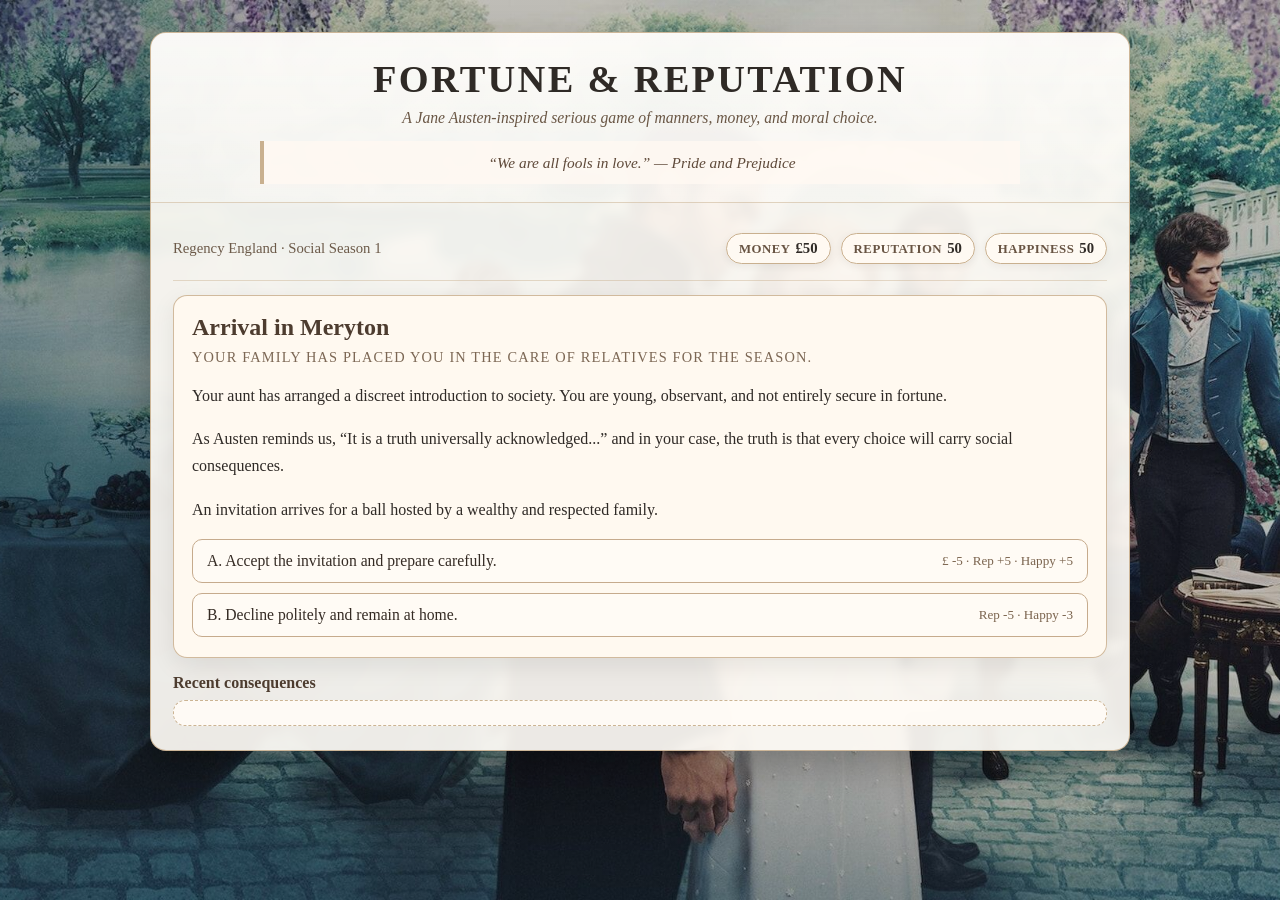
<file: index.html>
<!DOCTYPE html>
<html lang="en">
<head>
  <meta charset="UTF-8" />
  <meta name="viewport" content="width=device-width, initial-scale=1.0" />
  <title>Fortune &amp; Reputation – A Jane Austen Serious Game</title>
  <style>
    * {
      box-sizing: border-box;
    }

    :root {
      --panel: rgba(255, 252, 247, 0.92);
      --panel-strong: rgba(255, 249, 240, 0.98);
      --border: #c9b08f;
      --text: #2f2a26;
      --accent: #7a5f45;
      --shadow: 0 16px 40px rgba(0, 0, 0, 0.28);
    }

    body {
      margin: 0;
      min-height: 100vh;
      font-family: Georgia, "Times New Roman", serif;
      color: var(--text);
      background:
        linear-gradient(rgba(33, 24, 18, 0.28), rgba(33, 24, 18, 0.28)),
        url("image.jpg") center center / cover no-repeat fixed;
      display: flex;
      justify-content: center;
      align-items: flex-start;
      padding: 32px 14px;
    }

    .game-container {
      width: min(980px, 100%);
      background: var(--panel);
      border: 1px solid rgba(201, 176, 143, 0.9);
      border-radius: 16px;
      box-shadow: var(--shadow);
      backdrop-filter: blur(5px);
      overflow: hidden;
    }

    .header {
      padding: 24px 26px 18px;
      text-align: center;
      border-bottom: 1px solid rgba(201, 176, 143, 0.55);
      background: linear-gradient(to bottom, rgba(255,255,255,0.5), rgba(255,255,255,0.2));
    }

    h1 {
      margin: 0;
      font-size: clamp(1.8rem, 3vw, 2.6rem);
      letter-spacing: 0.06em;
      text-transform: uppercase;
    }

    .subtitle {
      margin-top: 8px;
      font-style: italic;
      color: #6a5745;
      font-size: 0.98rem;
    }

    .quote-bar {
      margin: 14px auto 0;
      max-width: 760px;
      padding: 10px 14px;
      border-left: 4px solid var(--border);
      background: rgba(255, 250, 242, 0.85);
      color: #5f4a3a;
      font-style: italic;
      line-height: 1.5;
      font-size: 0.96rem;
    }

    .content {
      padding: 20px 22px 24px;
    }

    .top-bar {
      display: flex;
      justify-content: space-between;
      align-items: center;
      gap: 12px;
      flex-wrap: wrap;
      padding: 10px 0 16px;
      margin-bottom: 14px;
      border-bottom: 1px solid rgba(201, 176, 143, 0.45);
    }

    .season-label {
      font-size: 0.92rem;
      color: #6c5a49;
    }

    .stats {
      display: flex;
      gap: 10px;
      flex-wrap: wrap;
    }

    .stat {
      background: rgba(255, 250, 243, 0.95);
      border: 1px solid var(--border);
      border-radius: 999px;
      padding: 6px 12px;
      font-size: 0.92rem;
      box-shadow: 0 2px 8px rgba(0,0,0,0.06);
    }

    .stat-label {
      font-weight: bold;
      color: #685443;
      text-transform: uppercase;
      letter-spacing: 0.04em;
      font-size: 0.8rem;
    }

    .stat-value {
      font-weight: bold;
      margin-left: 5px;
    }

    .stat.money .stat-value::before {
      content: "£";
    }

    .panel,
    .ending-panel {
      background: var(--panel-strong);
      border: 1px solid rgba(201, 176, 143, 0.85);
      border-radius: 14px;
      padding: 18px 18px 20px;
      box-shadow: 0 8px 24px rgba(0,0,0,0.08);
    }

    .scene-title,
    .ending-title {
      margin: 0 0 8px;
      color: #4d3c2f;
    }

    .scene-meta,
    .ending-type {
      color: #7c6754;
      font-size: 0.9rem;
      text-transform: uppercase;
      letter-spacing: 0.08em;
      margin-bottom: 10px;
    }

    .scene-text,
    .ending-panel p {
      line-height: 1.7;
      font-size: 1rem;
      margin: 0;
    }

    .choices {
      margin-top: 16px;
      display: grid;
      gap: 10px;
    }

    .choice-btn {
      width: 100%;
      border: 1px solid #c6ab8d;
      background: rgba(255, 251, 245, 0.97);
      color: #352b24;
      padding: 12px 14px;
      border-radius: 10px;
      cursor: pointer;
      text-align: left;
      display: flex;
      justify-content: space-between;
      gap: 14px;
      transition: transform 0.15s ease, background 0.15s ease, box-shadow 0.15s ease;
      font-family: inherit;
      font-size: 0.98rem;
    }

    .choice-btn:hover {
      transform: translateY(-1px);
      background: #f4e3ce;
      box-shadow: 0 6px 14px rgba(0,0,0,0.08);
    }

    .choice-main {
      flex: 1;
    }

    .choice-impact {
      white-space: nowrap;
      color: #7b644e;
      font-size: 0.82rem;
      align-self: center;
    }

    .log-wrap {
      margin-top: 16px;
    }

    .log-title {
      margin: 0 0 8px;
      font-size: 1rem;
      color: #4d3c2f;
    }

    .log {
      background: rgba(255, 251, 246, 0.95);
      border: 1px dashed rgba(201, 176, 143, 0.95);
      border-radius: 12px;
      padding: 12px;
      max-height: 160px;
      overflow-y: auto;
      font-size: 0.9rem;
      line-height: 1.5;
      color: #6a5746;
    }

    .log-entry {
      margin-bottom: 10px;
    }

    .log-entry:last-child {
      margin-bottom: 0;
    }

    .log-entry .label {
      font-weight: bold;
      color: #4d3c2f;
    }

    .restart-btn {
      margin-top: 16px;
      border: 1px solid #b99570;
      background: #f2dfc6;
      color: #3b2f25;
      padding: 10px 16px;
      border-radius: 999px;
      cursor: pointer;
      font-family: inherit;
      font-size: 0.95rem;
    }

    .restart-btn:hover {
      background: #e8cfad;
    }

    .hidden {
      display: none;
    }

    @media (max-width: 700px) {
      body {
        padding: 14px;
        background-attachment: scroll;
      }

      .content {
        padding: 16px;
      }

      .choice-btn {
        flex-direction: column;
        align-items: flex-start;
      }

      .choice-impact {
        white-space: normal;
      }
    }
  </style>
</head>
<body>
  <div class="game-container">
    <div class="header">
      <h1>Fortune &amp; Reputation</h1>
      <div class="subtitle">A Jane Austen-inspired serious game of manners, money, and moral choice.</div>
      <div class="quote-bar" id="quote-bar">
        “I declare after all there is no enjoyment like reading!” — Pride and Prejudice
      </div>
    </div>

    <div class="content">
      <div class="top-bar">
        <div class="season-label">Regency England · Social Season <span id="season-number">1</span></div>
        <div class="stats">
          <div class="stat money"><span class="stat-label">Money</span><span class="stat-value" id="stat-money">50</span></div>
          <div class="stat"><span class="stat-label">Reputation</span><span class="stat-value" id="stat-reputation">50</span></div>
          <div class="stat"><span class="stat-label">Happiness</span><span class="stat-value" id="stat-happiness">50</span></div>
        </div>
      </div>

      <div id="scene-panel" class="panel">
        <h2 class="scene-title" id="scene-title">Welcome to the Season</h2>
        <div class="scene-meta" id="scene-meta">You enter society with limited means and many expectations.</div>
        <div class="scene-text" id="scene-text"></div>
        <div class="choices" id="choices"></div>
      </div>

      <div id="ending-panel" class="ending-panel hidden">
        <div class="ending-type" id="ending-type"></div>
        <h3 class="ending-title" id="ending-title"></h3>
        <p id="ending-text"></p>
        <button class="restart-btn" id="restart-btn">Begin a new season</button>
      </div>

      <div class="log-wrap">
        <h3 class="log-title">Recent consequences</h3>
        <div class="log" id="log"></div>
      </div>
    </div>
  </div>

  <script>
    const state = {
      money: 50,
      reputation: 50,
      happiness: 50,
      season: 1,
      sceneId: "intro",
      finished: false
    };

    const quotePool = [
      { text: "“I declare after all there is no enjoyment like reading!”", source: "Pride and Prejudice" },
      { text: "“It is a truth universally acknowledged...”", source: "Pride and Prejudice" },
      { text: "“One half of the world cannot understand the pleasures of the other.”", source: "Emma" },
      { text: "“There is nothing like staying at home for real comfort.”", source: "Emma" },
      { text: "“My idea of good company is the company of clever, well-informed people.”", source: "Persuasion" },
      { text: "“We are all fools in love.”", source: "Pride and Prejudice" }
    ];

    const scenes = {
      intro: {
        title: "Arrival in Meryton",
        meta: "Your family has placed you in the care of relatives for the season.",
        text: `
          <p>Your aunt has arranged a discreet introduction to society. You are young, observant, and not entirely secure in fortune.</p>
          <p>As Austen reminds us, “It is a truth universally acknowledged...” and in your case, the truth is that every choice will carry social consequences.</p>
          <p>An invitation arrives for a ball hosted by a wealthy and respected family.</p>
        `,
        options: [
          {
            id: "accept-ball",
            label: "Accept the invitation and prepare carefully.",
            impact: { money: -5, reputation: 5, happiness: 5 },
            nextScene: "ball"
          },
          {
            id: "decline-ball",
            label: "Decline politely and remain at home.",
            impact: { money: 0, reputation: -5, happiness: -3 },
            nextScene: "after-decline"
          }
        ]
      },
      ball: {
        title: "Invitation to the Ball",
        meta: "A night of music, conversation, and careful observation.",
        text: `
          <p>You enter the candlelit room with a mixture of hope and caution. Every glance, curtsy, and remark may be remembered.</p>
          <p>As Austen writes, “One half of the world cannot understand the pleasures of the other.” You are determined to understand everyone in the room, and perhaps to be understood in return.</p>
          <p>How will you behave?</p>
        `,
        options: [
          {
            id: "respectful",
            label: "Attend and behave with grace and respect.",
            impact: { money: -5, reputation: 15, happiness: 5 },
            nextScene: "after-ball"
          },
          {
            id: "fashion",
            label: "Attend and display expensive fashion.",
            impact: { money: -15, reputation: 10, happiness: 2 },
            nextScene: "after-ball"
          },
          {
            id: "rude",
            label: "Refuse rudely and mock the event.",
            impact: { money: 0, reputation: -20, happiness: 2 },
            nextScene: "gossip"
          }
        ]
      },
      "after-ball": {
        title: "The Morning After",
        meta: "Your conduct is already being discussed in drawing rooms.",
        text: `
          <p>The evening has ended, but its effects continue. A little civility has gone far, though so has every unguarded word.</p>
          <p>Remember Austen’s warning: “We are all fools in love.” You now hear that a young suitor has taken interest in you, but his intentions remain unclear.</p>
        `,
        options: [
          {
            id: "humble",
            label: "Respond with humility and kindness.",
            impact: { money: 0, reputation: 10, happiness: 5 },
            nextScene: "proposal"
          },
          {
            id: "vain",
            label: "Boast about your success and admire yourself too openly.",
            impact: { money: 0, reputation: -10, happiness: 3 },
            nextScene: "proposal"
          }
        ]
      },
      "after-decline": {
        title: "Early Murmurs",
        meta: "Your absence has not gone unnoticed.",
        text: `
          <p>Some say you are shy. Others say you are proud. In Austen’s world, those distinctions are everything.</p>
          <p>You recall: “There is nothing like staying at home for real comfort.” Yet comfort may not be the same as success.</p>
        `,
        options: [
          {
            id: "repair",
            label: "Make polite calls to restore your standing.",
            impact: { money: -5, reputation: 10, happiness: -2 },
            nextScene: "proposal"
          },
          {
            id: "withdraw",
            label: "Withdraw further into solitude and books.",
            impact: { money: 0, reputation: -10, happiness: 5 },
            nextScene: "gossip"
          }
        ]
      },
      gossip: {
        title: "Whispers and Gossip",
        meta: "Rumours gather speed in the hands of the idle and curious.",
        text: `
          <p>A careless remark has been repeated in a less flattering form. You are now known for either wit or imprudence, depending on who tells the story.</p>
          <p>Austen’s novels repeatedly show that reputation can be lost in a moment and recovered only with effort.</p>
        `,
        options: [
          {
            id: "apologize",
            label: "Offer a sincere apology to the offended family.",
            impact: { money: 0, reputation: 5, happiness: -2 },
            nextScene: "proposal"
          },
          {
            id: "defend",
            label: "Refuse to apologise and defend your conduct.",
            impact: { money: 0, reputation: -15, happiness: 3 },
            nextScene: "ending"
          }
        ]
      },
      proposal: {
        title: "A Question of Marriage",
        meta: "Two very different futures stand before you.",
        text: `
          <p>One suitor offers wealth, security, and social approval. Another offers affection, humility, and uncertain means.</p>
          <p>In Austen’s world, love and prudence rarely arrive together. Your decision will reveal which matters most to you.</p>
        `,
        options: [
          {
            id: "wealth",
            label: "Accept the wealthy, respectable proposal.",
            impact: { money: 25, reputation: 10, happiness: -5 },
            nextScene: "ending"
          },
          {
            id: "love",
            label: "Choose love over fortune.",
            impact: { money: -10, reputation: 5, happiness: 20 },
            nextScene: "ending"
          },
          {
            id: "independent",
            label: "Refuse both and remain independent.",
            impact: { money: -5, reputation: 0, happiness: 5 },
            nextScene: "ending"
          }
        ]
      }
    };

    function clampScore(value) {
      return Math.max(0, Math.min(100, value));
    }

    function determineEnding() {
      const { money, reputation, happiness } = state;

      if (reputation < 25 && money < 30) {
        return {
          type: "Losing ending",
          title: "Social Ruin",
          text: "The season ends badly. Invitations cease, caution turns to censure, and society remembers your name for all the wrong reasons."
        };
      }

      if (reputation >= 70 && money >= 60 && happiness >= 50) {
        return {
          type: "Winning ending",
          title: "The Esteemed Match",
          text: "You have achieved the rare balance Austen values: respect, stability, and genuine affection. Your conduct has earned admiration, and your future appears secure."
        };
      }

      if (money >= 70 && reputation <= 40) {
        return {
          type: "Partial success",
          title: "Fortune Without Respect",
          text: "You are wealthy, but not warmly regarded. In spite of comfort, society meets you with reserve rather than affection."
        };
      }

      if (reputation >= 70 && money <= 40) {
        return {
          type: "Partial success",
          title: "Beloved but Poor",
          text: "You are admired and trusted, yet your finances remain modest. You have won esteem, though not ease."
        };
      }

      return {
        type: "Quiet success",
        title: "A Comfortable Life",
        text: "You end the season with a balanced measure of security and esteem. It is not a triumph of drama, but a triumph of judgment."
      };
    }

    const moneyEl = document.getElementById("stat-money");
    const repEl = document.getElementById("stat-reputation");
    const happyEl = document.getElementById("stat-happiness");
    const seasonEl = document.getElementById("season-number");

    const scenePanel = document.getElementById("scene-panel");
    const sceneTitleEl = document.getElementById("scene-title");
    const sceneMetaEl = document.getElementById("scene-meta");
    const sceneTextEl = document.getElementById("scene-text");
    const choicesEl = document.getElementById("choices");

    const endingPanelEl = document.getElementById("ending-panel");
    const endingTypeEl = document.getElementById("ending-type");
    const endingTitleEl = document.getElementById("ending-title");
    const endingTextEl = document.getElementById("ending-text");
    const restartBtn = document.getElementById("restart-btn");

    const logEl = document.getElementById("log");
    const quoteBar = document.getElementById("quote-bar");

    function updateStatsDisplay() {
      moneyEl.textContent = state.money;
      repEl.textContent = state.reputation;
      happyEl.textContent = state.happiness;
      seasonEl.textContent = state.season;
    }

    function updateQuote() {
      const q = quotePool[Math.floor(Math.random() * quotePool.length)];
      quoteBar.textContent = `${q.text} — ${q.source}`;
    }

    function addLogEntry(option, impact) {
      const entry = document.createElement("div");
      entry.className = "log-entry";

      const effects = [];
      if (impact.money) effects.push(`Money ${impact.money > 0 ? "+" : ""}${impact.money}`);
      if (impact.reputation) effects.push(`Reputation ${impact.reputation > 0 ? "+" : ""}${impact.reputation}`);
      if (impact.happiness) effects.push(`Happiness ${impact.happiness > 0 ? "+" : ""}${impact.happiness}`);

      entry.innerHTML = `<span class="label">Choice:</span> ${option.label}<br><span style="font-size:.84rem; color:#7a6450;">Effects: ${effects.join(", ") || "none"}</span>`;
      logEl.prepend(entry);
    }

    function renderScene() {
      if (state.sceneId === "ending") {
        const ending = determineEnding();
        scenePanel.classList.add("hidden");
        endingPanelEl.classList.remove("hidden");
        endingTypeEl.textContent = ending.type;
        endingTitleEl.textContent = ending.title;
        endingTextEl.textContent = ending.text;
        return;
      }

      const scene = scenes[state.sceneId];
      scenePanel.classList.remove("hidden");
      endingPanelEl.classList.add("hidden");

      sceneTitleEl.textContent = scene.title;
      sceneMetaEl.textContent = scene.meta;
      sceneTextEl.innerHTML = scene.text;

      choicesEl.innerHTML = "";
      scene.options.forEach((opt, i) => {
        const btn = document.createElement("button");
        btn.className = "choice-btn";

        const main = document.createElement("span");
        main.className = "choice-main";
        main.textContent = `${String.fromCharCode(65 + i)}. ${opt.label}`;

        const impact = document.createElement("span");
        impact.className = "choice-impact";
        const parts = [];
        if (opt.impact.money) parts.push(`£ ${opt.impact.money > 0 ? "+" : ""}${opt.impact.money}`);
        if (opt.impact.reputation) parts.push(`Rep ${opt.impact.reputation > 0 ? "+" : ""}${opt.impact.reputation}`);
        if (opt.impact.happiness) parts.push(`Happy ${opt.impact.happiness > 0 ? "+" : ""}${opt.impact.happiness}`);
        impact.textContent = parts.join(" · ");

        btn.appendChild(main);
        btn.appendChild(impact);
        btn.addEventListener("click", () => handleChoice(opt));
        choicesEl.appendChild(btn);
      });
    }

    function applyImpact(impact) {
      state.money = clampScore(state.money + (impact.money || 0));
      state.reputation = clampScore(state.reputation + (impact.reputation || 0));
      state.happiness = clampScore(state.happiness + (impact.happiness || 0));
    }

    function handleChoice(option) {
      if (state.finished) return;
      applyImpact(option.impact || {});
      addLogEntry(option, option.impact || {});
      updateStatsDisplay();
      updateQuote();

      if (option.nextScene === "ending") {
        state.sceneId = "ending";
        state.finished = true;
      } else {
        state.sceneId = option.nextScene;
      }

      renderScene();
    }

    function restartGame() {
      state.money = 50;
      state.reputation = 50;
      state.happiness = 50;
      state.season += 1;
      state.sceneId = "intro";
      state.finished = false;
      logEl.innerHTML = "";
      updateStatsDisplay();
      updateQuote();
      renderScene();
    }

    restartBtn.addEventListener("click", restartGame);

    updateStatsDisplay();
    updateQuote();
    renderScene();
  </script>
</body>
</html>
</file>
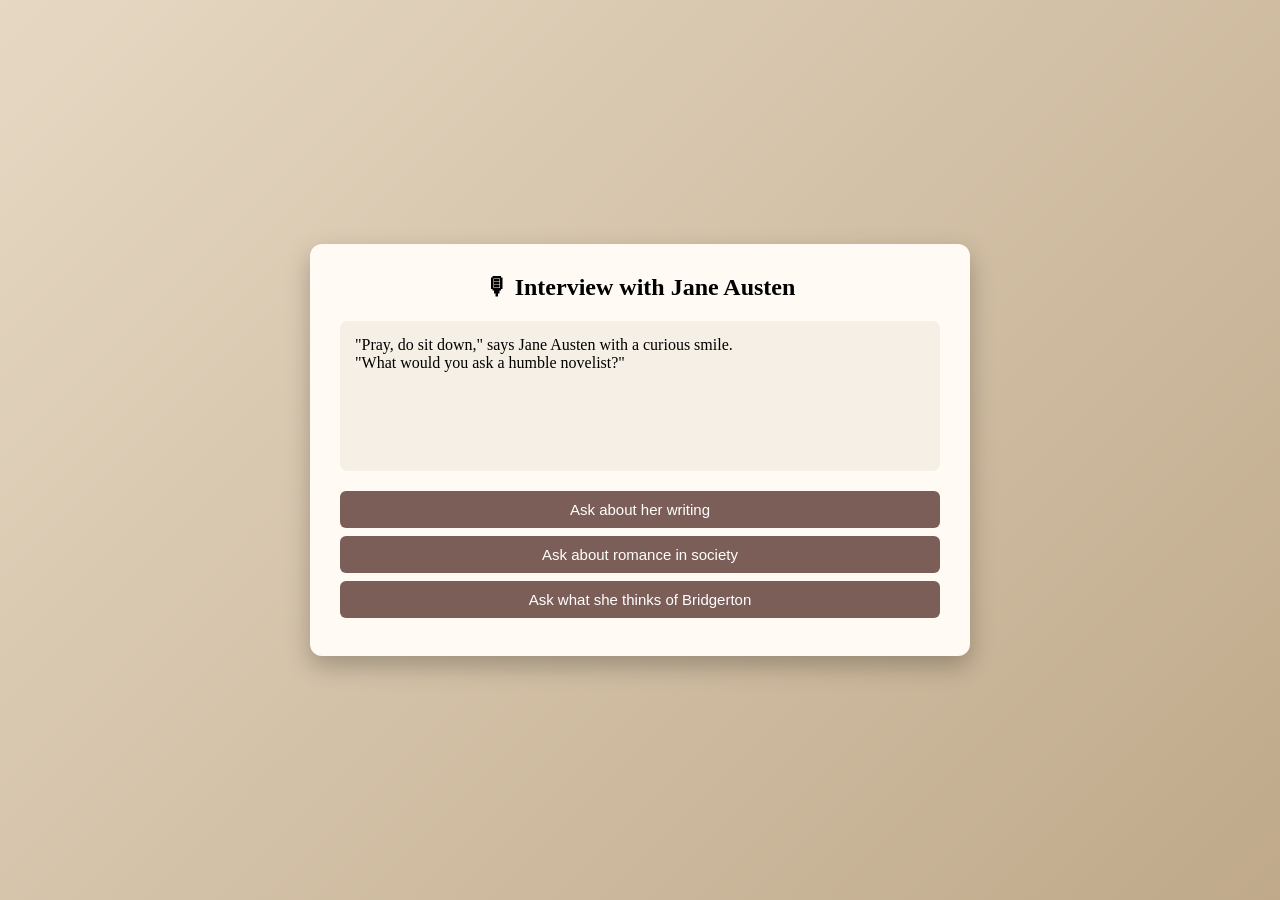
<file: GameJaneAusten.html>
<!DOCTYPE html>
<html lang="en">
<head>
<meta charset="UTF-8">
<title>Interview with Jane Austen</title>

<style>

body{
font-family:Georgia,serif;
background:linear-gradient(135deg,#e6d8c3,#bfa98a);
margin:0;
display:flex;
justify-content:center;
align-items:center;
height:100vh;
}

.game{
width:600px;
background:#fffaf3;
padding:30px;
border-radius:12px;
box-shadow:0 10px 25px rgba(0,0,0,0.25);
}

h2{
text-align:center;
margin-top:0;
}

.dialogue{
background:#f5efe5;
padding:15px;
border-radius:8px;
min-height:120px;
margin-bottom:20px;
}

button{
display:block;
width:100%;
margin:8px 0;
padding:10px;
border:none;
border-radius:6px;
background:#7b5e57;
color:white;
font-size:15px;
cursor:pointer;
}

button:hover{
background:#5e4742;
}

.restart{
background:#3a6ea5;
}

</style>
</head>

<body>

<div class="game">

<h2>🎙 Interview with Jane Austen</h2>

<div class="dialogue" id="text">
You find yourself in a quiet Regency drawing room.  
Before you sits the renowned novelist, Miss Jane Austen.
</div>

<div id="choices"></div>

</div>

<script>

const story = {

start:{
text:`"Pray, do sit down," says Jane Austen with a curious smile.
"What would you ask a humble novelist?"`,
choices:[
{label:"Ask about her writing",next:"writing"},
{label:"Ask about romance in society",next:"romance"},
{label:"Ask what she thinks of Bridgerton",next:"bridgerton_intro"}
]
},

writing:{
text:`"Writing is my chief delight," she says.
"Though the world believes ladies should concern themselves only with tea and marriage."`,
choices:[
{label:"Ask about Pride and Prejudice",next:"pride"},
{label:"Ask about modern TV adaptations",next:"bridgerton_intro"}
]
},

romance:{
text:`She raises an eyebrow.

"Society speaks endlessly of romance, yet it is character that determines happiness."`,
choices:[
{label:"Ask if love should defy class",next:"class"},
{label:"Ask about modern romantic dramas",next:"bridgerton_intro"}
]
},

pride:{
text:`"Miss Bennet and Mr Darcy have quite taken on a life of their own," she laughs.

"I merely observed the follies of society."`,
choices:[
{label:"Ask if she enjoys modern adaptations",next:"bridgerton_intro"},
{label:"End interview politely",next:"end_polite"}
]
},

class:{
text:`"To marry for affection is admirable," she says,
"but society is not always so accommodating."`,
choices:[
{label:"Mention Bridgerton",next:"bridgerton_intro"},
{label:"Thank her for her insight",next:"end_polite"}
]
},

bridgerton_intro:{
text:`You mention the popular series Bridgerton.

Miss Austen pauses thoughtfully.

"A drama of balls, gossip, and courtship, you say?"`,
choices:[
{label:"Tell her it captures Regency society well",next:"bridgerton_positive"},
{label:"Tell her it exaggerates drama and scandal",next:"bridgerton_critical"},
{label:"Ask if she would write for television",next:"bridgerton_writer"}
]
},

bridgerton_positive:{
text:`She smiles politely.

"If it encourages audiences to enjoy stories of society and courtship,
then I suppose it has its merit.

Though I confess my own style relies somewhat more upon irony."`,
choices:[
{label:"Ask if she would improve it",next:"bridgerton_writer"},
{label:"End the interview",next:"end_success"}
]
},

bridgerton_critical:{
text:`A mischievous spark appears in her eye.

"Exaggerated scandal? My dear interviewer,
society provides enough absurdity without embellishment."`,
choices:[
{label:"Ask what she would change",next:"bridgerton_writer"},
{label:"End interview laughing",next:"end_success"}
]
},

bridgerton_writer:{
text:`She considers carefully.

"If I were to write such a drama,
I would ensure wit and character triumph over spectacle.

A sharp conversation is often more powerful than a grand ball."`,
choices:[
{label:"Thank her for the interview",next:"end_success"}
]
},

end_polite:{
text:`You thank Jane Austen for her time.

She nods graciously.

"Conversation, like a good novel, must know when to conclude."`,
choices:[
{label:"Play again",next:"start"}
]
},

end_success:{
text:`Jane Austen smiles warmly.

"I believe our interview would make a most entertaining chapter indeed."

You leave the drawing room feeling rather accomplished.`,
choices:[
{label:"Interview again",next:"start"}
]
}

}

function render(node){

document.getElementById("text").innerText = story[node].text

const choicesDiv = document.getElementById("choices")
choicesDiv.innerHTML=""

story[node].choices.forEach(choice=>{

const btn = document.createElement("button")
btn.innerText = choice.label

btn.onclick = ()=>render(choice.next)

choicesDiv.appendChild(btn)

})

}

render("start")

</script>

</body>
</html>
</file>
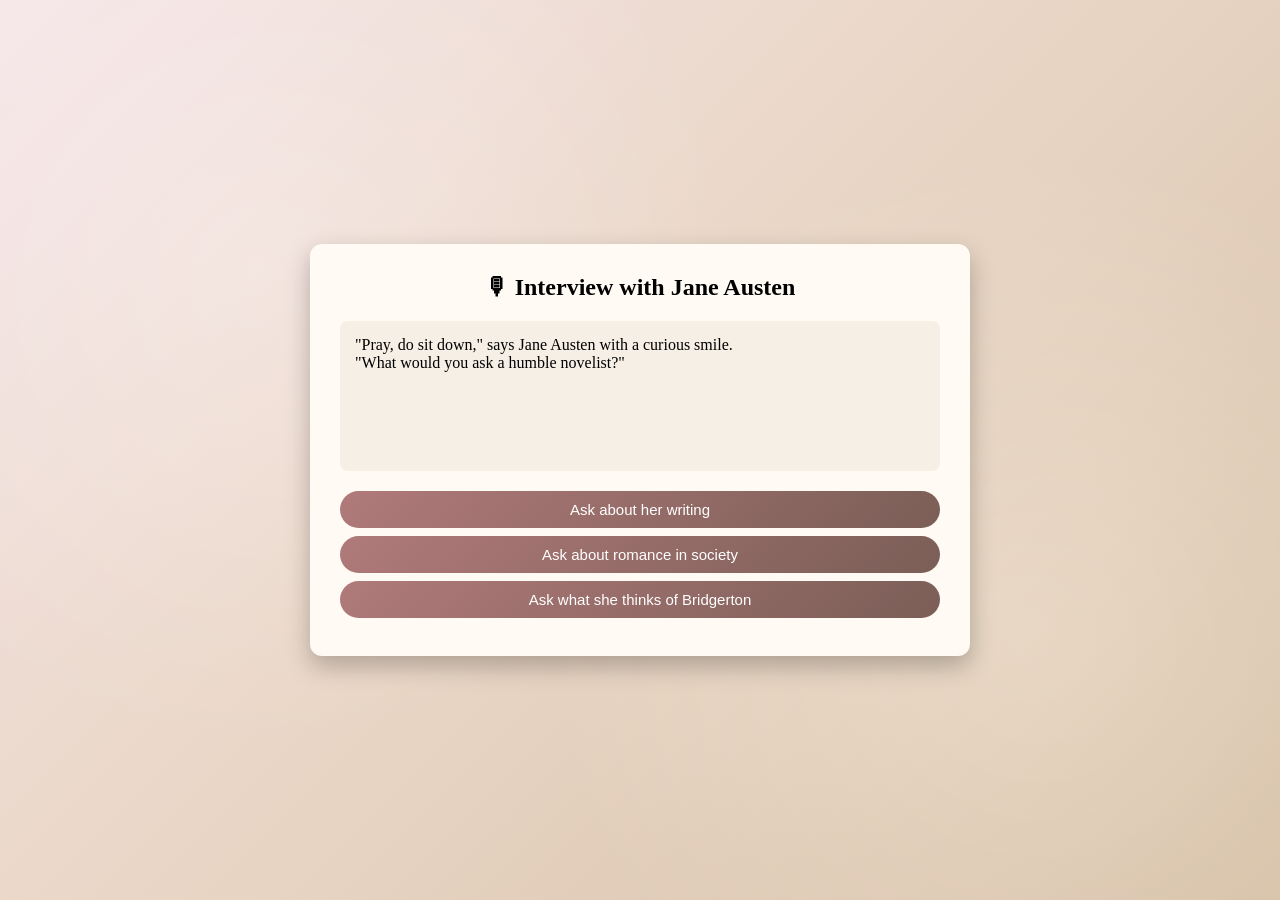
<file: interview.html>
<!DOCTYPE html>
<html lang="en">
<head>
<meta charset="UTF-8">
<title>Interview with Jane Austen</title>

<style>

body{
font-family:Georgia,serif;
background:linear-gradient(135deg,#e6d8c3,#bfa98a);
margin:0;
display:flex;
justify-content:center;
align-items:center;
height:100vh;
}

body{
font-family:Georgia,serif;

/* Romantic layered background */
background:
radial-gradient(circle at 20% 30%, rgba(255, 230, 230, 0.6), transparent 40%),
radial-gradient(circle at 80% 70%, rgba(255, 240, 220, 0.6), transparent 40%),
linear-gradient(135deg,#f5e6e8,#e8d5c4,#d6c0a8);

/* Optional subtle texture (very light) */
background-blend-mode: soft-light;

margin:0;
display:flex;
justify-content:center;
align-items:center;
height:100vh;
}
  
.game{
width:600px;
background:#fffaf3;
padding:30px;
border-radius:12px;
box-shadow:0 10px 25px rgba(0,0,0,0.25);
}

h2{
text-align:center;
margin-top:0;
}

.dialogue{
background:#f5efe5;
padding:15px;
border-radius:8px;
min-height:120px;
margin-bottom:20px;
}

button{
display:block;
width:100%;
margin:8px 0;
padding:10px;
border:none;
border-radius:20px;
background:linear-gradient(135deg,#b07a7a,#7b5e57);
color:white;
font-size:15px;
cursor:pointer;
transition:all 0.3s ease;
}

button:hover{
background:linear-gradient(135deg,#9a6464,#5e4742);
transform:scale(1.03);
}

.restart{
background:#3a6ea5;
}

</style>
</head>

<body>

<div class="game">

<h2>🎙 Interview with Jane Austen</h2>

<div class="dialogue" id="text">
You find yourself in a quiet Regency drawing room.  
Before you sits the renowned novelist, Miss Jane Austen.
</div>

<div id="choices"></div>

</div>

<script>

const story = {

start:{
text:`"Pray, do sit down," says Jane Austen with a curious smile.
"What would you ask a humble novelist?"`,
choices:[
{label:"Ask about her writing",next:"writing"},
{label:"Ask about romance in society",next:"romance"},
{label:"Ask what she thinks of Bridgerton",next:"bridgerton_intro"}
]
},

writing:{
text:`"Writing is my chief delight," she says.
"Though the world believes ladies should concern themselves only with tea and marriage."`,
choices:[
{label:"Ask about Pride and Prejudice",next:"pride"},
{label:"Ask about modern TV adaptations",next:"bridgerton_intro"}
]
},

romance:{
text:`She raises an eyebrow.

"Society speaks endlessly of romance, yet it is character that determines happiness."`,
choices:[
{label:"Ask if love should defy class",next:"class"},
{label:"Ask about modern romantic dramas",next:"bridgerton_intro"}
]
},

pride:{
text:`"Miss Bennet and Mr Darcy have quite taken on a life of their own," she laughs.

"I merely observed the follies of society."`,
choices:[
{label:"Ask if she enjoys modern adaptations",next:"bridgerton_intro"},
{label:"End interview politely",next:"end_polite"}
]
},

class:{
text:`"To marry for affection is admirable," she says,
"but society is not always so accommodating."`,
choices:[
{label:"Mention Bridgerton",next:"bridgerton_intro"},
{label:"Thank her for her insight",next:"end_polite"}
]
},

bridgerton_intro:{
text:`You mention the popular series Bridgerton.

Miss Austen pauses thoughtfully.

"A drama of balls, gossip, and courtship, you say?"`,
choices:[
{label:"Tell her it captures Regency society well",next:"bridgerton_positive"},
{label:"Tell her it exaggerates drama and scandal",next:"bridgerton_critical"},
{label:"Ask if she would write for television",next:"bridgerton_writer"}
]
},

bridgerton_positive:{
text:`She smiles politely.

"If it encourages audiences to enjoy stories of society and courtship,
then I suppose it has its merit.

Though I confess my own style relies somewhat more upon irony."`,
choices:[
{label:"Ask if she would improve it",next:"bridgerton_writer"},
{label:"End the interview",next:"end_success"}
]
},

bridgerton_critical:{
text:`A mischievous spark appears in her eye.

"Exaggerated scandal? My dear interviewer,
society provides enough absurdity without embellishment."`,
choices:[
{label:"Ask what she would change",next:"bridgerton_writer"},
{label:"End interview laughing",next:"end_success"}
]
},

bridgerton_writer:{
text:`She considers carefully.

"If I were to write such a drama,
I would ensure wit and character triumph over spectacle.

A sharp conversation is often more powerful than a grand ball."`,
choices:[
{label:"Thank her for the interview",next:"end_success"}
]
},

end_polite:{
text:`You thank Jane Austen for her time.

She nods graciously.

"Conversation, like a good novel, must know when to conclude."`,
choices:[
{label:"Play again",next:"start"}
]
},

end_success:{
text:`Jane Austen smiles warmly.

"I believe our interview would make a most entertaining chapter indeed."

You leave the drawing room feeling rather accomplished.`,
choices:[
{label:"Interview again",next:"start"}
]
}

}

function render(node){

document.getElementById("text").innerText = story[node].text

const choicesDiv = document.getElementById("choices")
choicesDiv.innerHTML=""

story[node].choices.forEach(choice=>{

const btn = document.createElement("button")
btn.innerText = choice.label

btn.onclick = ()=>render(choice.next)

choicesDiv.appendChild(btn)

})

}

render("start")

</script>

</body>
</html>
</file>
